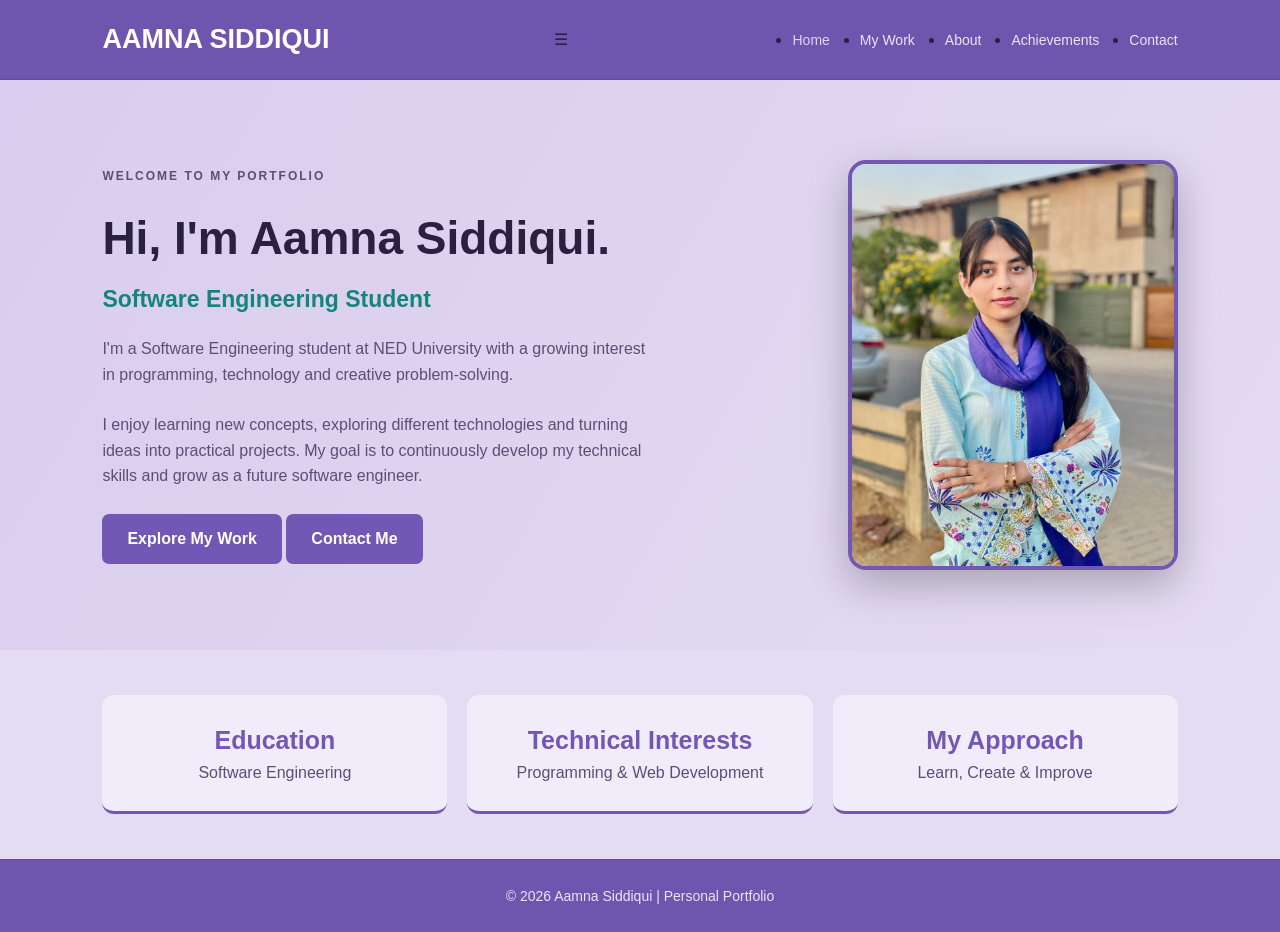
<file: index.html>
<!DOCTYPE html>
<html lang="en">
<head>
  <meta charset="UTF-8">
  <meta name="viewport" content="width=device-width, initial-scale=1">
  <title>Home | Aamna Siddiqui</title>
  <link rel="stylesheet" href="style.css">
</head>
<body>

<header>
  <nav>
    <a class="logo" href="index.html">AAMNA SIDDIQUI</a>
    <input type="checkbox" id="menu-toggle">
    <label for="menu-toggle" class="burger">&#9776;</label>

    <ul class="menu">
      <li><a class="active" href="index.html">Home</a></li>
      <li><a href="work.html">My Work</a></li>
      <li><a href="about.html">About</a></li>
      <li><a href="achievements.html">Achievements</a></li>
      <li><a href="contact.html">Contact</a></li>
    </ul>
  </nav>
</header>

<main>

  <section class="home-hero">

    <div class="home-text">
      <p class="eyebrow">WELCOME TO MY PORTFOLIO</p>

      <h1>Hi, I'm Aamna Siddiqui.</h1>

      <h2>Software Engineering Student</h2>

      <p>
        I'm a Software Engineering student at NED University
        with a growing interest in programming, technology
        and creative problem-solving.
      </p>

      <p>
        I enjoy learning new concepts, exploring different
        technologies and turning ideas into practical projects.
        My goal is to continuously develop my technical skills
        and grow as a future software engineer.
      </p>

      <a href="work.html" class="btn">Explore My Work</a>
      <a href="contact.html" class="btn alt">Contact Me</a>
    </div>

    <div class="home-photo">
      <img src="images/MYPIC.jpeg"
           alt="Aamna Siddiqui profile picture">
    </div>

  </section>

  <section class="highlights">

    <div class="highlight">
      <h3>Education</h3>
      <p>Software Engineering</p>
    </div>

    <div class="highlight">
      <h3>Technical Interests</h3>
      <p>Programming & Web Development</p>
    </div>

    <div class="highlight">
      <h3>My Approach</h3>
      <p>Learn, Create & Improve</p>
    </div>

  </section>

</main>

<footer>
  <p>&copy; 2026 Aamna Siddiqui | Personal Portfolio</p>
</footer>

</body>
</html>
</file>
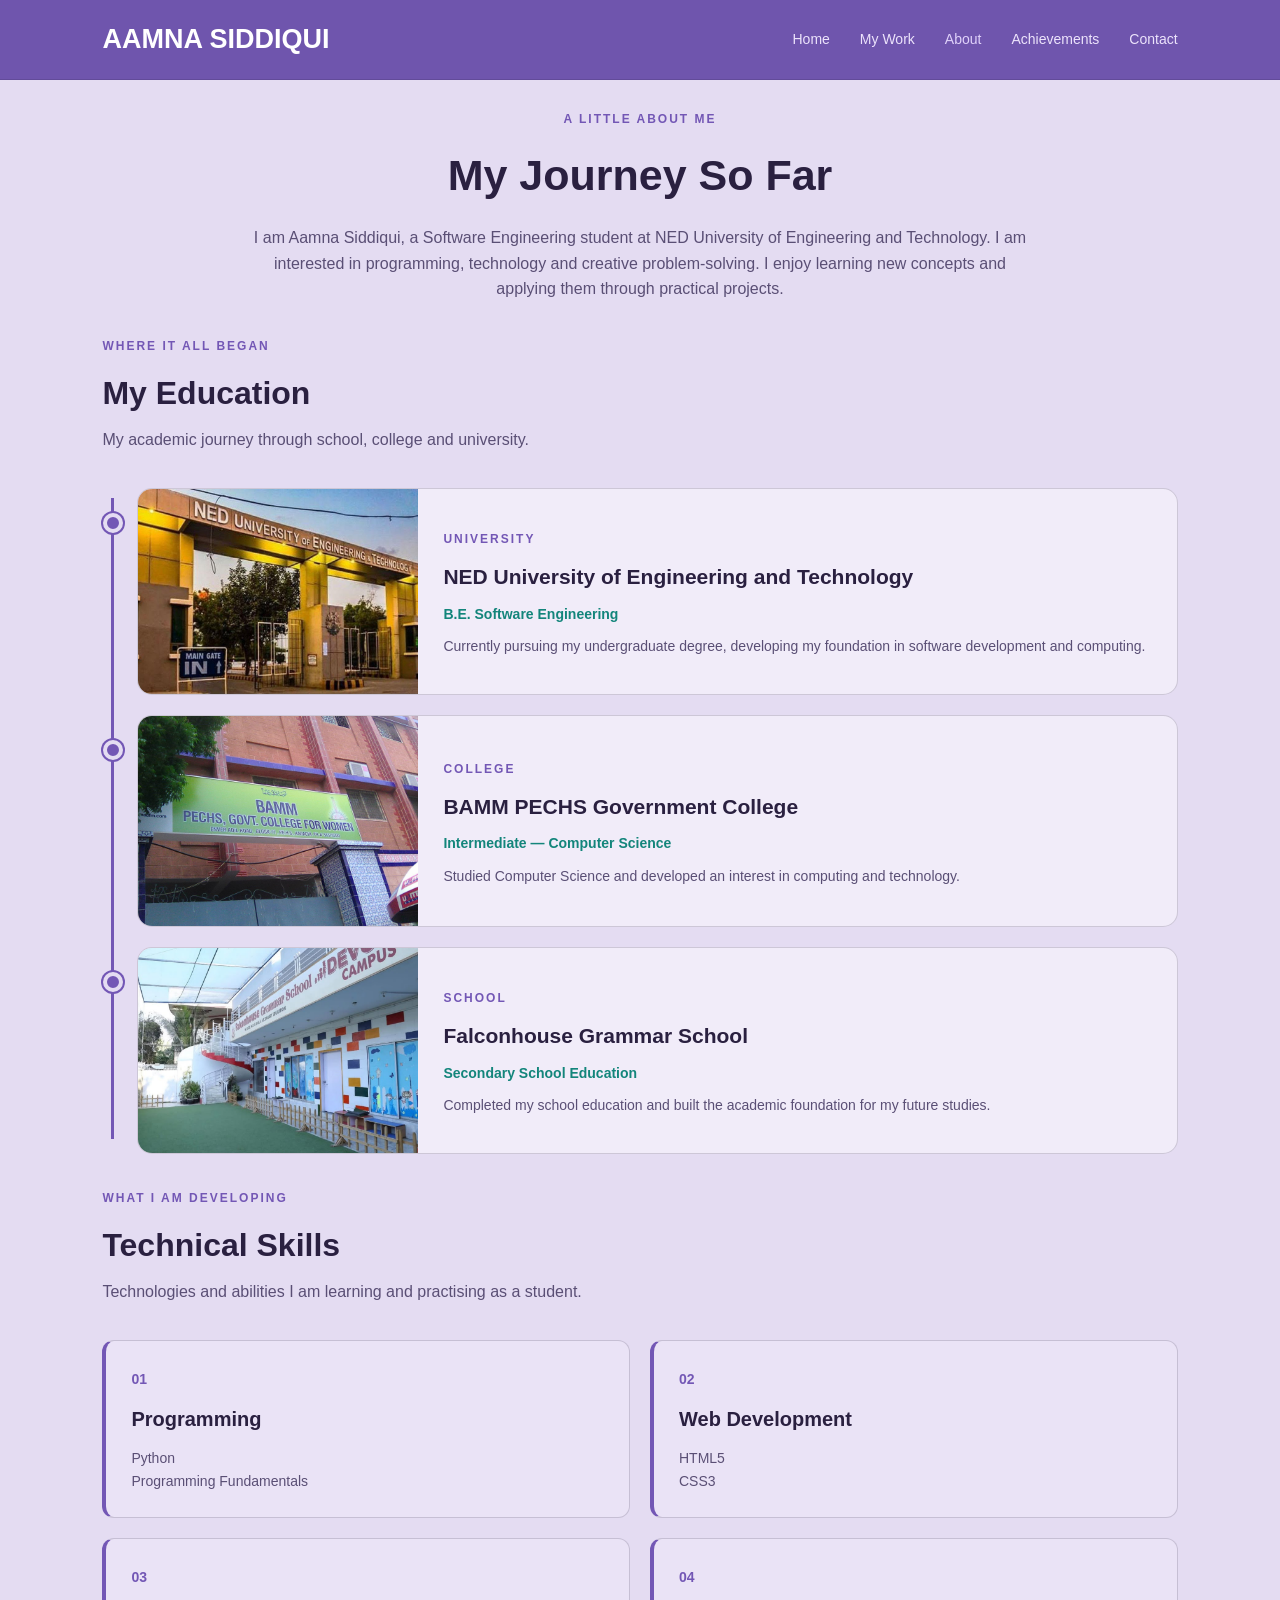
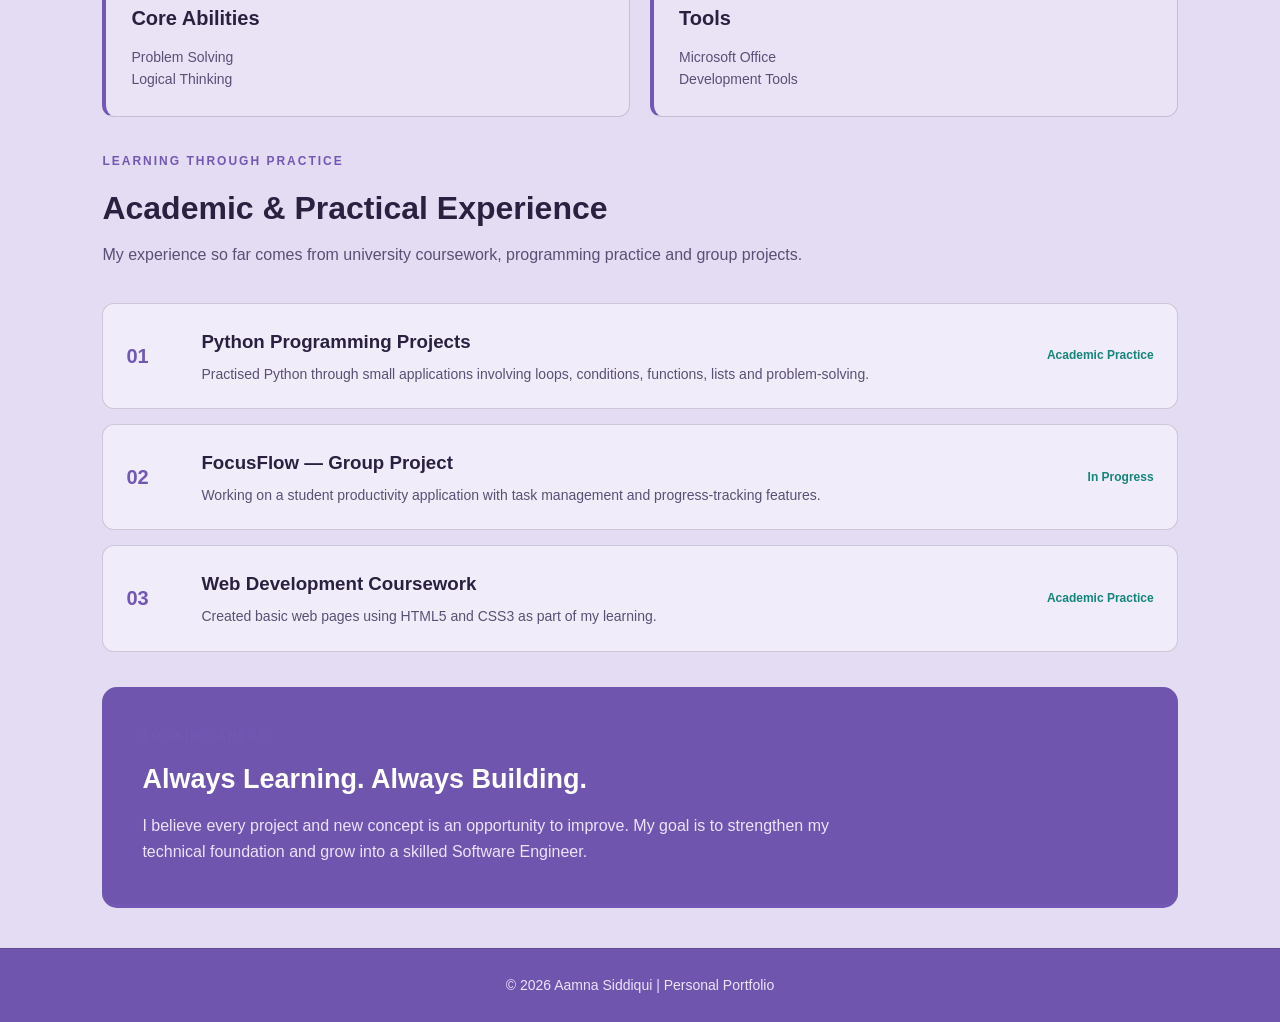
<file: about.html>
<!DOCTYPE html>
<html lang="en">
<head>
    <meta charset="UTF-8">
    <meta name="viewport" content="width=device-width, initial-scale=1.0">
    <title>About Me | Aamna Siddiqui</title>
    <link rel="stylesheet" href="style.css">
</head>

<body>

<header>
    <nav>
        <a href="index.html" class="logo">AAMNA SIDDIQUI</a>

        <div class="menu">
            <a href="index.html">Home</a>
            <a href="work.html">My Work</a>
            <a href="about.html" class="active">About</a>
            <a href="achievements.html">Achievements</a>
            <a href="contact.html">Contact</a>
        </div>
    </nav>
</header>

<main class="about-page">

    <!-- INTRODUCTION -->

    <section class="about-intro">
        <p class="eyebrow">A LITTLE ABOUT ME</p>
        <h1>My Journey So Far</h1>
        <p>
            I am Aamna Siddiqui, a Software Engineering student
            at NED University of Engineering and Technology.
            I am interested in programming, technology and
            creative problem-solving. I enjoy learning new
            concepts and applying them through practical projects.
        </p>
    </section>


    <!-- EDUCATION -->

    <section class="about-education">

        <div class="about-section-heading">
            <p class="eyebrow">WHERE IT ALL BEGAN</p>
            <h2>My Education</h2>
            <p>My academic journey through school, college and university.</p>
        </div>

        <div class="education-timeline">

            <div class="timeline-item">
                <div class="timeline-dot"></div>

                <div class="timeline-content">
                    <div class="timeline-image">
                        <img src="images/NED.jpeg"
                             alt="NED University">
                    </div>

                    <div class="timeline-details">
                        <span class="education-label">UNIVERSITY</span>
                        <h3>NED University of Engineering
                            and Technology</h3>
                        <p class="degree">B.E. Software Engineering</p>
                        <p>
                            Currently pursuing my undergraduate
                            degree, developing my foundation in
                            software development and computing.
                        </p>
                    </div>
                </div>
            </div>


            <div class="timeline-item">
                <div class="timeline-dot"></div>

                <div class="timeline-content">
                    <div class="timeline-image">
                        <img src="images/pechs.jpeg"
                             alt="BAMM PECHS Government College">
                    </div>

                    <div class="timeline-details">
                        <span class="education-label">COLLEGE</span>
                        <h3>BAMM PECHS Government College</h3>
                        <p class="degree">
                            Intermediate — Computer Science
                        </p>
                        <p>
                            Studied Computer Science and developed
                            an interest in computing and technology.
                        </p>
                    </div>
                </div>
            </div>


            <div class="timeline-item">
                <div class="timeline-dot"></div>

                <div class="timeline-content">
                    <div class="timeline-image">
                        <img src="images/FGS.jpeg"
                             alt="Falconhouse Grammar School">
                    </div>

                    <div class="timeline-details">
                        <span class="education-label">SCHOOL</span>
                        <h3>Falconhouse Grammar School</h3>
                        <p class="degree">
                            Secondary School Education
                        </p>
                        <p>
                            Completed my school education and
                            built the academic foundation for
                            my future studies.
                        </p>
                    </div>
                </div>
            </div>

        </div>
    </section>


    <!-- SKILLS -->

    <section class="about-skills">

        <div class="about-section-heading">
            <p class="eyebrow">WHAT I AM DEVELOPING</p>
            <h2>Technical Skills</h2>
            <p>
                Technologies and abilities I am learning
                and practising as a student.
            </p>
        </div>

        <div class="skills-layout">

            <div class="skill-feature">
                <span class="skill-icon">01</span>
                <h3>Programming</h3>
                <p>Python</p>
                <p>Programming Fundamentals</p>
            </div>

            <div class="skill-feature">
                <span class="skill-icon">02</span>
                <h3>Web Development</h3>
                <p>HTML5</p>
                <p>CSS3</p>
            </div>

            <div class="skill-feature">
                <span class="skill-icon">03</span>
                <h3>Core Abilities</h3>
                <p>Problem Solving</p>
                <p>Logical Thinking</p>
            </div>

            <div class="skill-feature">
                <span class="skill-icon">04</span>
                <h3>Tools</h3>
                <p>Microsoft Office</p>
                <p>Development Tools</p>
            </div>

        </div>
    </section>


    <!-- EXPERIENCE -->

    <section class="about-experience">

        <div class="about-section-heading">
            <p class="eyebrow">LEARNING THROUGH PRACTICE</p>
            <h2>Academic & Practical Experience</h2>
            <p>
                My experience so far comes from university
                coursework, programming practice and group projects.
            </p>
        </div>

        <div class="experience-list">

            <div class="experience-item">
                <span class="experience-number">01</span>
                <div>
                    <h3>Python Programming Projects</h3>
                    <p>
                        Practised Python through small applications
                        involving loops, conditions, functions,
                        lists and problem-solving.
                    </p>
                </div>
                <span class="experience-type">Academic Practice</span>
            </div>

            <div class="experience-item">
                <span class="experience-number">02</span>
                <div>
                    <h3>FocusFlow — Group Project</h3>
                    <p>
                        Working on a student productivity application
                        with task management and progress-tracking
                        features.
                    </p>
                </div>
                <span class="experience-type">In Progress</span>
            </div>

            <div class="experience-item">
                <span class="experience-number">03</span>
                <div>
                    <h3>Web Development Coursework</h3>
                    <p>
                        Created basic web pages using HTML5
                        and CSS3 as part of my learning.
                    </p>
                </div>
                <span class="experience-type">Academic Practice</span>
            </div>

        </div>
    </section>


    <!-- CLOSING -->

    <section class="about-closing">
        <p class="eyebrow">LOOKING AHEAD</p>
        <h2>Always Learning. Always Building.</h2>
        <p>
            I believe every project and new concept is an
            opportunity to improve. My goal is to strengthen
            my technical foundation and grow into a skilled
            Software Engineer.
        </p>
    </section>

</main>

<footer>
    <p>© 2026 Aamna Siddiqui | Personal Portfolio</p>
</footer>

</body>
</html>
</file>
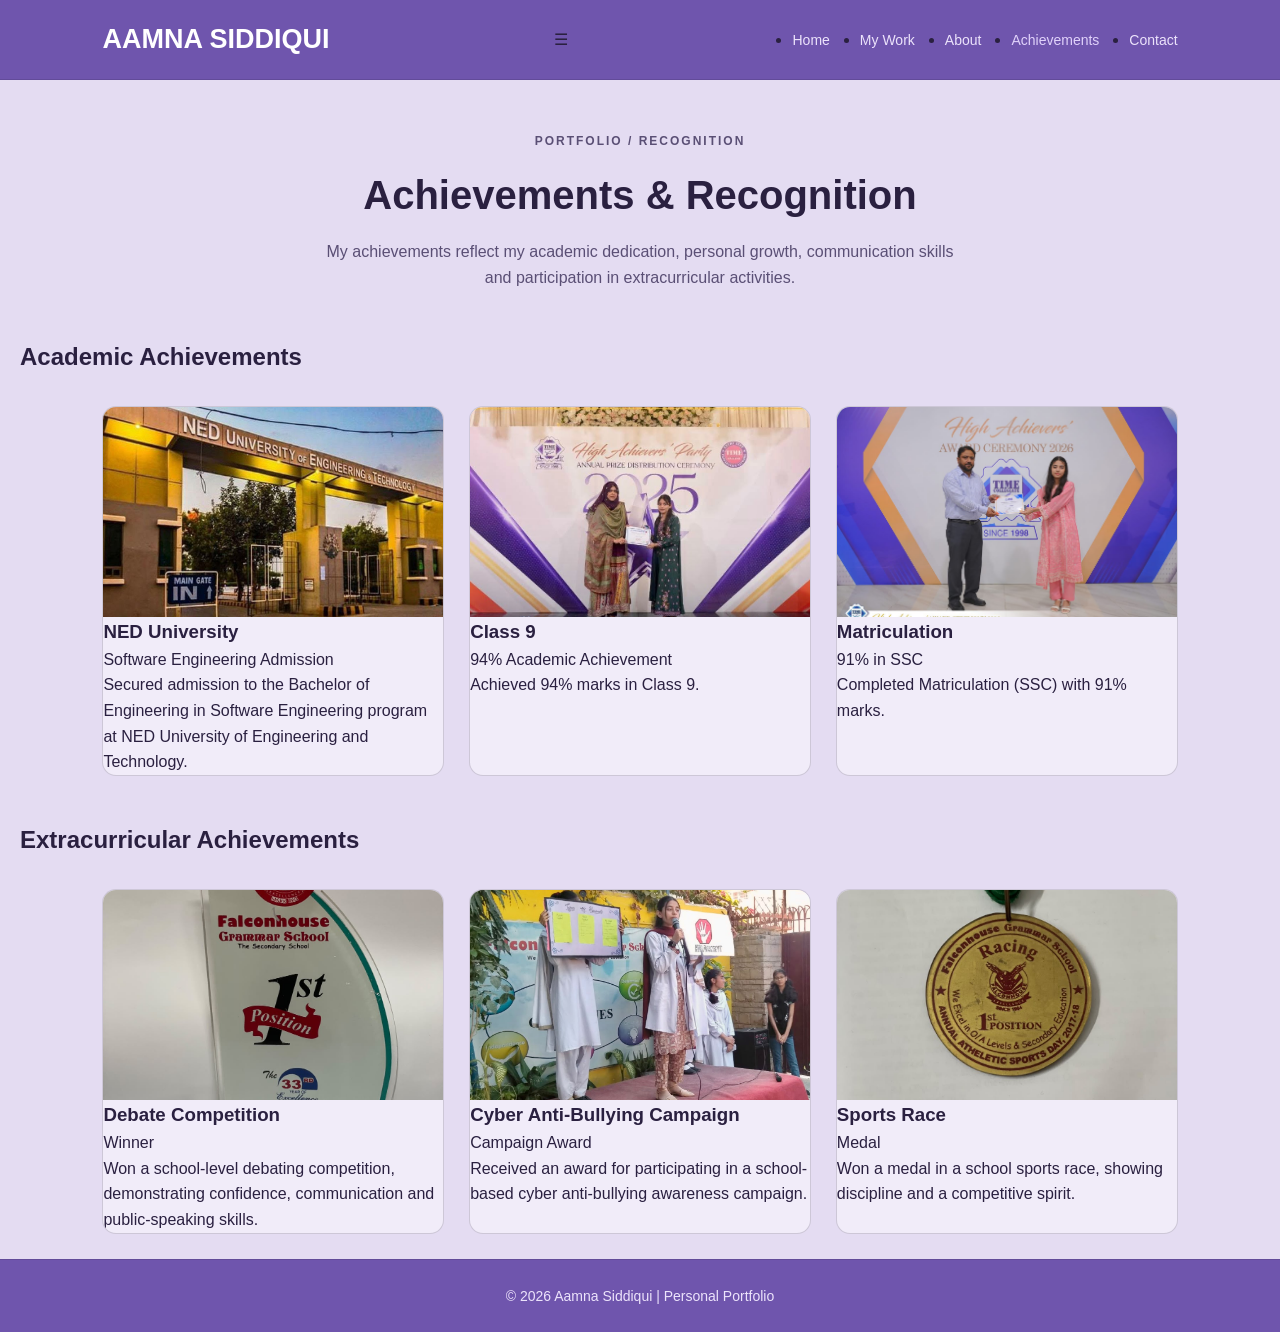
<file: achievements.html>
<!DOCTYPE html>
<html lang="en">
<head>
  <meta charset="UTF-8">
  <meta name="viewport" content="width=device-width, initial-scale=1">
  <title>Achievements | Aamna Siddiqui</title>
  <link rel="stylesheet" href="style.css">
</head>
<body>

<header>
  <nav>
    <a class="logo" href="index.html">AAMNA SIDDIQUI</a>
    <input type="checkbox" id="menu-toggle">
    <label for="menu-toggle" class="burger">&#9776;</label>

    <ul class="menu">
      <li><a href="index.html">Home</a></li>
      <li><a href="work.html">My Work</a></li>
      <li><a href="about.html">About</a></li>
      <li><a class="active" href="achievements.html">Achievements</a></li>
      <li><a href="contact.html">Contact</a></li>
    </ul>
  </nav>
</header>

<main>

  <section class="page-intro">
    <p class="eyebrow">PORTFOLIO / RECOGNITION</p>
    <h1>Achievements & Recognition</h1>
    <p>
      My achievements reflect my academic dedication,
      personal growth, communication skills and
      participation in extracurricular activities.
    </p>
  </section>

  <h2 class="ach-heading">Academic Achievements</h2>

  <section class="ach-grid">

    <article class="ach-card">
      <img src="images/NED.jpeg" alt="NED University">
      <h3>NED University</h3>
      <p class="sub">Software Engineering Admission</p>
      <p>Secured admission to the Bachelor of Engineering in Software Engineering program at NED University of Engineering and Technology.</p>
    </article>

    <article class="ach-card">
      <img src="images/GCERTI.jpeg" alt="Class 9 result">
      <h3>Class 9</h3>
      <p class="sub">94% Academic Achievement</p>
      <p>Achieved 94% marks in Class 9.</p>
    </article>

    <article class="ach-card">
      <img src="images/MATRIC.jpeg" alt="Matriculation result">
      <h3>Matriculation</h3>
      <p class="sub">91% in SSC</p>
      <p>Completed Matriculation (SSC) with 91% marks.</p>
    </article>

  

  </section>

  <h2 class="ach-heading">Extracurricular Achievements</h2>

  <section class="ach-grid">

    <article class="ach-card">
      <img src="images/DEBATE.jpeg" alt="Debate competition">
      <h3>Debate Competition</h3>
      <p class="sub">Winner</p>
      <p>Won a school-level debating competition, demonstrating confidence, communication and public-speaking skills.</p>
    </article>

    <article class="ach-card">
      <img src="images/CYBER.jpeg" alt="Cyber anti-bullying campaign">
      <h3>Cyber Anti-Bullying Campaign</h3>
      <p class="sub">Campaign Award</p>
      <p>Received an award for participating in a school-based cyber anti-bullying awareness campaign.</p>
    </article>

    <article class="ach-card">
      <img src="images/nmed.jpeg" alt="Sports race medal">
      <h3>Sports Race</h3>
      <p class="sub">Medal</p>
      <p>Won a medal in a school sports race, showing discipline and a competitive spirit.</p>
    </article>

  </section>

</main>

<footer>
  <p>&copy; 2026 Aamna Siddiqui | Personal Portfolio</p>
</footer>

</body>
</html>
</file>
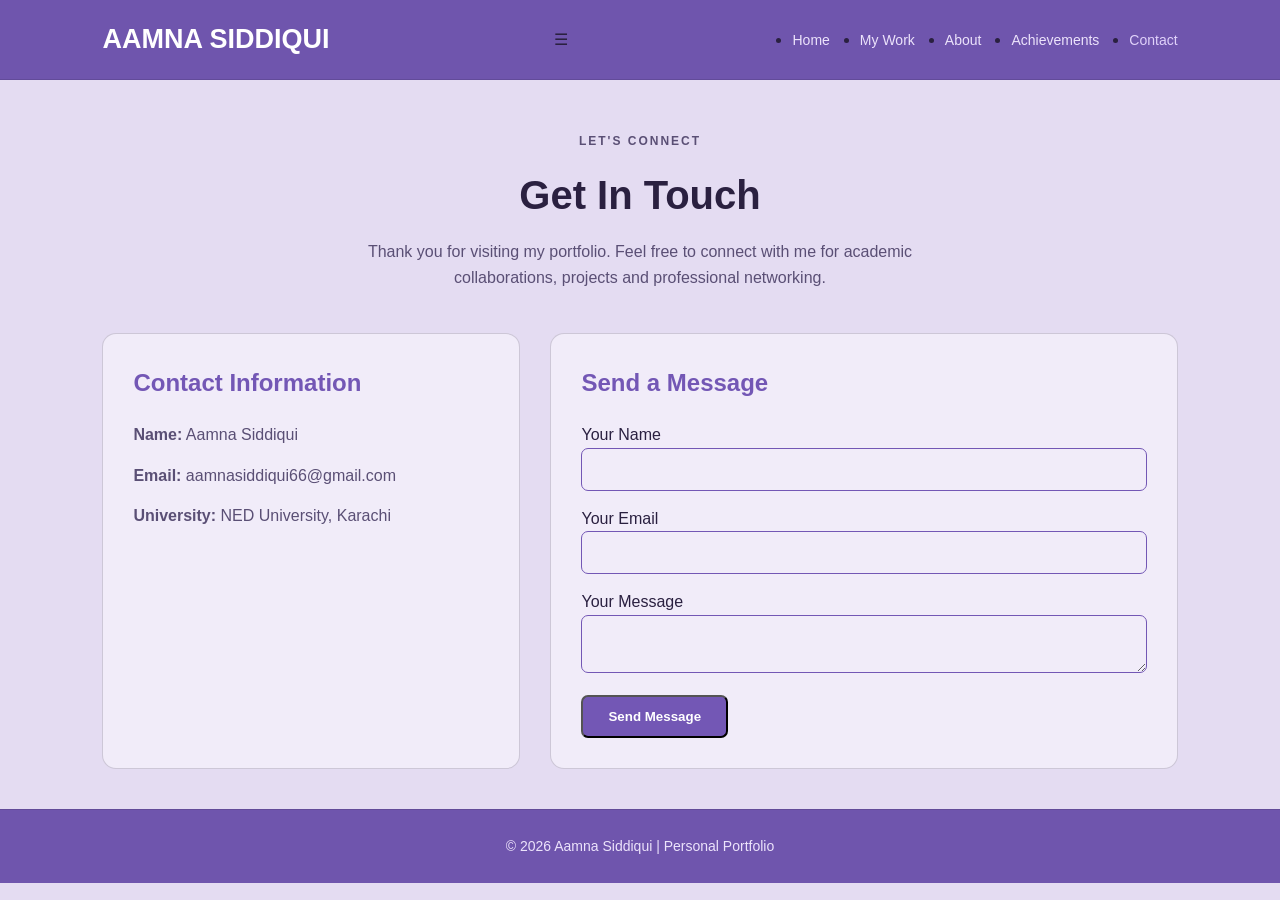
<file: contact.html>
<!DOCTYPE html>
<html lang="en">
<head>
  <meta charset="UTF-8">
  <meta name="viewport" content="width=device-width, initial-scale=1">
  <title>Contact | Aamna Siddiqui</title>
  <link rel="stylesheet" href="style.css">
</head>
<body>

<header>
  <nav>
    <a class="logo" href="index.html">AAMNA SIDDIQUI</a>
    <input type="checkbox" id="menu-toggle">
    <label for="menu-toggle" class="burger">&#9776;</label>

    <ul class="menu">
      <li><a href="index.html">Home</a></li>
      <li><a href="work.html">My Work</a></li>
      <li><a href="about.html">About</a></li>
      <li><a href="achievements.html">Achievements</a></li>
      <li><a class="active" href="contact.html">Contact</a></li>
    </ul>
  </nav>
</header>

<main>

  <section class="page-intro">
    <p class="eyebrow">LET'S CONNECT</p>
    <h1>Get In Touch</h1>
    <p>
      Thank you for visiting my portfolio.
      Feel free to connect with me for academic
      collaborations, projects and professional networking.
    </p>
  </section>

  <section class="contact-grid">

    <div class="contact-box">
      <h2>Contact Information</h2>

      <p><strong>Name:</strong> Aamna Siddiqui</p>

      <p><strong>Email:</strong>
        <a href="mailto:aamnasiddiqui66@gmail.com">
          aamnasiddiqui66@gmail.com
        </a>
      </p>

      <p><strong>University:</strong>
        NED University, Karachi
      </p>

      

      

    </div>

    <div class="contact-box">
      <h2>Send a Message</h2>

      <form action="mailto:YOUR_EMAIL@example.com"
            method="post"
            enctype="text/plain">

        <label for="name">Your Name</label>
        <input type="text" id="name" name="Name" required>

        <label for="email">Your Email</label>
        <input type="email" id="email" name="Email" required>

        <label for="message">Your Message</label>
        <textarea id="message" name="Message" required></textarea>

        <button type="submit" class="btn">
          Send Message
        </button>

      </form>
    </div>

  </section>

</main>

<footer>
  <p>&copy; 2026 Aamna Siddiqui | Personal Portfolio</p>
</footer>

</body>
</html>
</file>
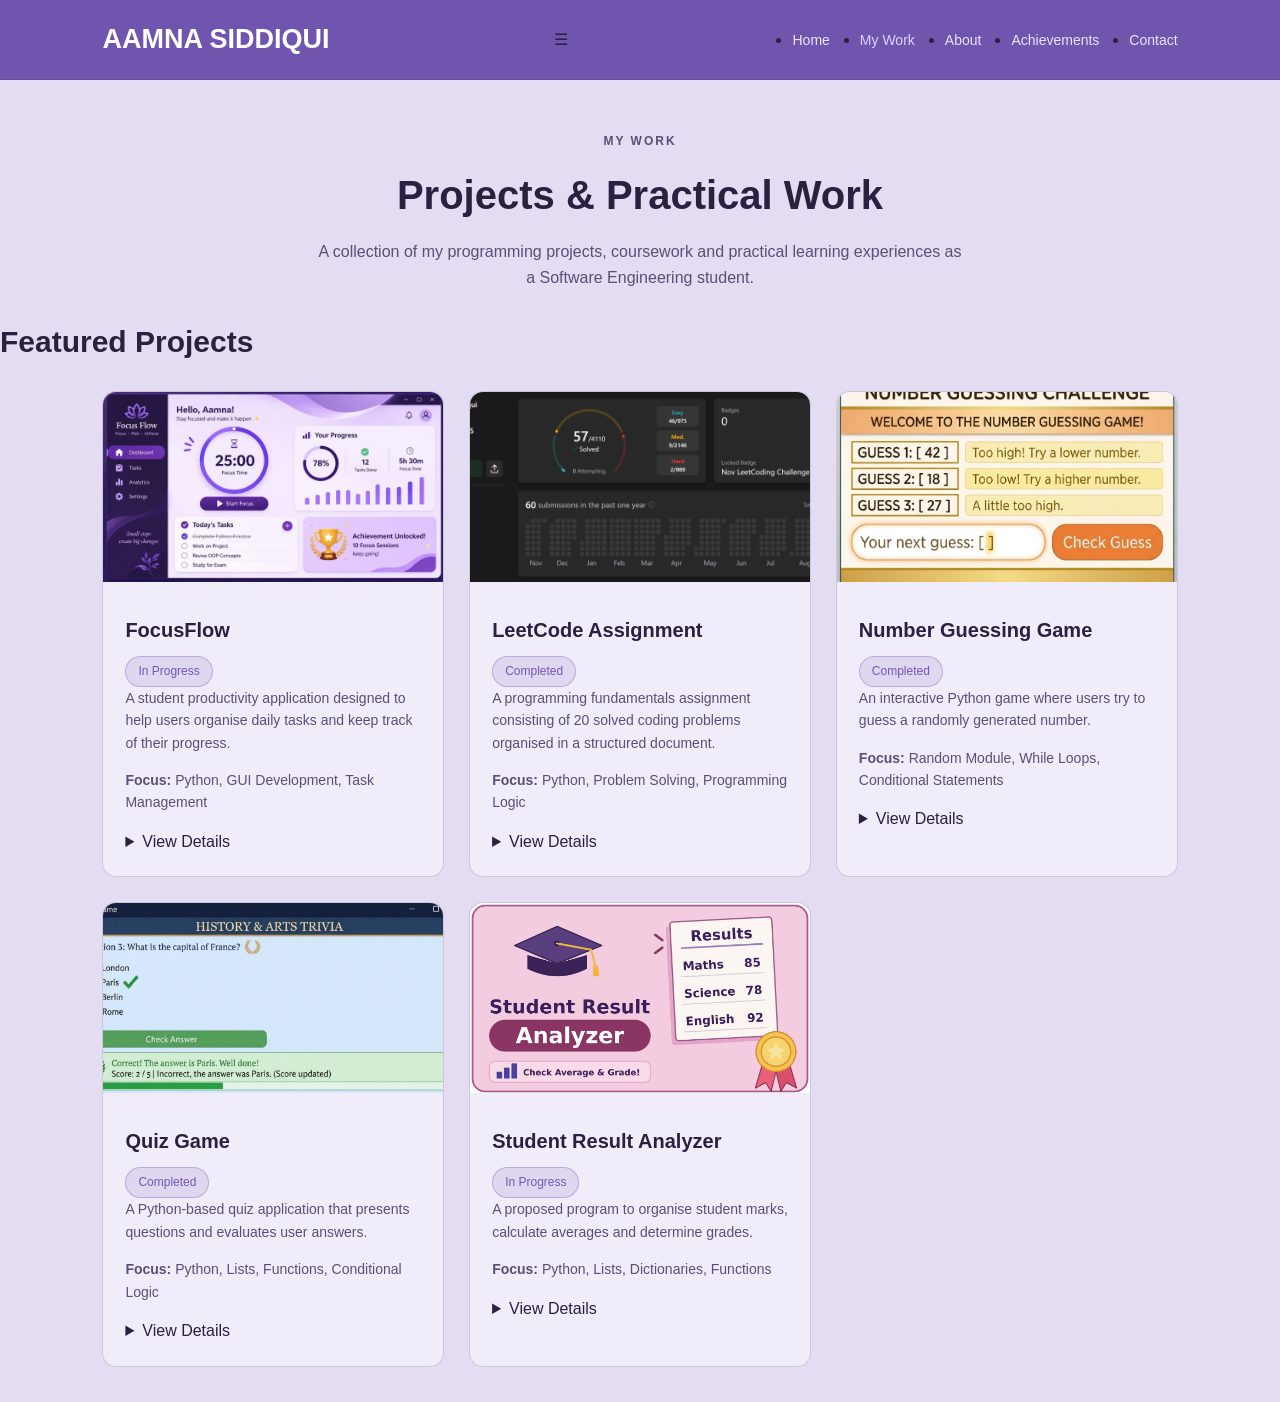
<file: work.html>
<!DOCTYPE html>
<html lang="en">
<head>
  <meta charset="UTF-8">
  <meta name="viewport" content="width=device-width, initial-scale=1">
  <title>My Work | Aamna Siddiqui</title>
  <link rel="stylesheet" href="style.css">
</head>
<body>

<header>
  <nav>
    <a class="logo" href="index.html">AAMNA SIDDIQUI</a>
    <input type="checkbox" id="menu-toggle">
    <label for="menu-toggle" class="burger">&#9776;</label>

    <ul class="menu">
      <li><a href="index.html">Home</a></li>
      <li><a class="active" href="work.html">My Work</a></li>
      <li><a href="about.html">About</a></li>
      <li><a href="achievements.html">Achievements</a></li>
      <li><a href="contact.html">Contact</a></li>
    </ul>
  </nav>
</header>

<main>

    <section class="page-intro">
        <p class="eyebrow">MY WORK</p>
        <h1>Projects & Practical Work</h1>
        <p>
            A collection of my programming projects, coursework
            and practical learning experiences as a Software
            Engineering student.
        </p>
    </section>

    <section class="featured-section">

        <h2 class="section-title">Featured Projects</h2>

        <div class="project-grid">

            <!-- Project 1 -->
            <div class="project-card">
                <img src="images/FOCUSFLOW.jpeg" alt="FocusFlow Project">

                <div class="project-info">
                    <div class="project-topline">
                        <h3>FocusFlow</h3>
                        <span class="status progress">In Progress</span>
                    </div>

                    <p>
                        A student productivity application designed
                        to help users organise daily tasks and keep
                        track of their progress.
                    </p>

                    <p class="project-focus">
                        <strong>Focus:</strong> Python, GUI Development,
                        Task Management
                    </p>

                    <details class="more">
                        <summary>View Details</summary>
                        <p class="detail-text">
                            This is a group project currently under
                            development. It includes a task list,
                            progress view and the ability to delete
                            tasks. More features are being developed.
                        </p>
                    </details>
                </div>
            </div>

            <!-- Project 2 -->
            <div class="project-card">
                <img src="images/leetcode.png" alt="LeetCode Assignment">

                <div class="project-info">
                    <div class="project-topline">
                        <h3>LeetCode Assignment</h3>
                        <span class="status completed">Completed</span>
                    </div>

                    <p>
                        A programming fundamentals assignment
                        consisting of 20 solved coding problems
                        organised in a structured document.
                    </p>

                    <p class="project-focus">
                        <strong>Focus:</strong> Python, Problem Solving,
                        Programming Logic
                    </p>

                    <details class="more">
                        <summary>View Details</summary>
                        <p class="detail-text">
                            Completed a collection of 20 programming
                            problems presented in an organised
                            20-page document, demonstrating
                            understanding of fundamental Python concepts.
                        </p>
                    </details>
                </div>
            </div>

            <!-- Project 3 -->
            <div class="project-card">
                <img src="images/noguess.jpeg" alt="Number Guessing Game">

                <div class="project-info">
                    <div class="project-topline">
                        <h3>Number Guessing Game</h3>
                        <span class="status completed">Completed</span>
                    </div>

                    <p>
                        An interactive Python game where users
                        try to guess a randomly generated number.
                    </p>

                    <p class="project-focus">
                        <strong>Focus:</strong> Random Module,
                        While Loops, Conditional Statements
                    </p>

                    <details class="more">
                        <summary>View Details</summary>
                        <p class="detail-text">
                            The program generates a random number
                            and allows the user to make guesses.
                            It uses conditions and an attempts
                            counter to manage the game.
                        </p>
                    </details>
                </div>
            </div>

            <!-- Project 4 -->
            <div class="project-card">
                <img src="images/quiz.jpeg" alt="Quiz Game">

                <div class="project-info">
                    <div class="project-topline">
                        <h3>Quiz Game</h3>
                        <span class="status completed">Completed</span>
                    </div>

                    <p>
                        A Python-based quiz application that
                        presents questions and evaluates user answers.
                    </p>

                    <p class="project-focus">
                        <strong>Focus:</strong> Python, Lists,
                        Functions, Conditional Logic
                    </p>

                    <details class="more">
                        <summary>View Details</summary>
                        <p class="detail-text">
                            The project uses programming fundamentals
                            to display quiz questions, check answers
                            and calculate the user's final score.
                        </p>
                    </details>
                </div>
            </div>

            <!-- Project 5 -->
            <div class="project-card">
                <img src="images/rana.jpeg" alt="Student Result Analyzer">

                <div class="project-info">
                    <div class="project-topline">
                        <h3>Student Result Analyzer</h3>
                        <span class="status progress">In Progress</span>
                    </div>

                    <p>
                        A proposed program to organise student marks,
                        calculate averages and determine grades.
                    </p>

                    <p class="project-focus">
                        <strong>Focus:</strong> Python, Lists,
                        Dictionaries, Functions
                    </p>

                    <details class="more">
                        <summary>View Details</summary>
                        <p class="detail-text">
                            This is a planned practice project
                            intended to strengthen my understanding
                            of data organisation and result calculations.
                        </p>
                    </details>
                </div>
            </div>

            

        </div>
    </section>

</main>
</file>
<file: style.css>
/* =================================
   ROYAL MIDNIGHT BLUE + EMERALD THEME
================================= */

:root {
  --bg:#e4dcf2; --card:#f1ecf9; --text:#2a2040; --soft:#5a4f75;
  --border:rgba(42,32,64,.18);
  --deep:#6f55ad; --on-deep:#fff; --on-deep-soft:#ece3fb; --navy:#eae3f6;
  --blue:#7357b5; --lime:#7357b5; --emerald:#7357b5; --green:#13857b;
  --glow:#e0d2fa; --hero-a:#d8cdee;
  --tint:rgba(115,87,181,.14); --tint-border:rgba(115,87,181,.34);
}
/* =================================
   GENERAL STYLING
================================= */

* {
    margin: 0;
    padding: 0;
    box-sizing: border-box;
}

html {
    scroll-behavior: smooth;
}

body {
    font-family: Arial, sans-serif;
    background: var(--bg);
    color: var(--text);
    line-height: 1.6;
}

a {
    text-decoration: none;
    color: inherit;
}

img {
    max-width: 100%;
}

.eyebrow {
    color: var(--lime);
    font-size: 12px;
    font-weight: bold;
    letter-spacing: 2px;
    margin-bottom: 12px;
}

.section-title {
    color: var(--text);
    font-size: 30px;
    margin-bottom: 10px;            /* GAP KAM: pehle 25px */
}

.page-intro {
    text-align: center;
    padding: 40px 8% 15px;          /* GAP KAM: pehle 55px 8% 35px */
}

.page-intro h1 {
    font-size: 40px;
    color: var(--text);
}

.page-intro p {
    color: var(--soft);
    max-width: 650px;
    margin: 12px auto;
}


/* =================================
   NAVIGATION BAR
================================= */

header {
    background: var(--deep);
    padding: 18px 8%;
    border-bottom: 1px solid var(--border);
}

nav {
    display: flex;
    justify-content: space-between;
    align-items: center;
    gap: 20px;
}

.logo {
    color: var(--lime);
    font-size: 27px;
    font-weight: bold;
}

.menu {
    display: flex;
    align-items: center;
    gap: 30px;
}

.menu a {
    color: var(--soft);
    font-size: 14px;
    transition: 0.3s;
}

.menu a:hover,
.menu a.active {
    color: var(--lime);
}


/* =================================
   BUTTONS
================================= */

.btn {
    display: inline-block;
    background: var(--emerald);
    color: white;
    padding: 12px 25px;
    border-radius: 7px;
    font-weight: bold;
    transition: 0.3s;
}

.btn:hover {
    background: var(--green);
    color: var(--deep);
    transform: translateY(-3px);
}


/* =================================
   HOME PAGE
================================= */

.home-hero {
    min-height: 570px;
    padding: 65px 8%;
    display: flex;
    align-items: center;
    justify-content: space-between;
    gap: 50px;
    background: linear-gradient(
        120deg,
        var(--deep),
        var(--bg)
    );
}

.home-text {
    flex: 1;
}

.home-text h1 {
    font-size: 46px;
    line-height: 1.2;
    margin-bottom: 15px;
}

.home-text h1 span {
    color: var(--lime);
}

.home-text h2 {
    color: var(--green);
    font-size: 23px;
    margin-bottom: 18px;
}

.home-text p {
    color: var(--soft);
    max-width: 550px;
    margin-bottom: 25px;
}

.home-photo {
    width: 330px;
    height: 410px;
    flex-shrink: 0;
    border: 4px solid var(--emerald);
    border-radius: 18px;
    overflow: hidden;
    box-shadow: 0 15px 40px rgba(0,0,0,0.25);
}

.home-photo img {
    width: 100%;
    height: 100%;
    object-fit: cover;
}

.highlights {
    display: grid;
    grid-template-columns: repeat(3, 1fr);
    gap: 20px;
    padding: 45px 8%;
}

.highlight {
    background: var(--card);
    padding: 25px;
    border-radius: 12px;
    border-bottom: 3px solid var(--emerald);
    text-align: center;
}

.highlight h3 {
    color: var(--lime);
    font-size: 25px;
}

.highlight p {
    color: var(--soft);
}


/* =================================
   MY WORK PAGE
================================= */

.project-grid {
    display: grid;
    grid-template-columns: repeat(3, 1fr);
    gap: 25px;
    padding: 15px 8% 35px;          /* GAP KAM: pehle 25px 8% 65px */
}

.project-card {
    background: var(--card);
    border: 1px solid var(--border);
    border-radius: 14px;
    overflow: hidden;
    transition: 0.3s;
}

.project-card:hover {
    transform: translateY(-7px);
    border-color: var(--green);
    box-shadow: 0 12px 30px rgba(0,0,0,0.2);
}

.project-card img {
    width: 100%;
    height: 190px;
    object-fit: cover;
    display: block;
}

.project-info {
    padding: 22px;
}

.project-number {
    color: var(--lime);
    font-size: 13px;
    font-weight: bold;
    letter-spacing: 2px;
}

.project-info h3 {
    color: var(--text);
    margin: 10px 0;
    font-size: 20px;
}

.project-info p {
    color: var(--soft);
    font-size: 14px;
    margin-bottom: 15px;
}

.status {
    display: inline-block;
    color: var(--lime);
    background: rgba(163, 217, 77, 0.12);
    border: 1px solid rgba(163, 217, 77, 0.3);
    border-radius: 20px;
    padding: 5px 12px;
    font-size: 12px;
}


/* =================================
   ABOUT PAGE - INTRODUCTION
================================= */

.about-page {
    padding: 30px 8% 40px;          /* GAP KAM: pehle 45px 8% 70px */
}

.about-intro {
    max-width: 780px;
    margin: 0 auto 35px;            /* GAP KAM: pehle 75px */
    text-align: center;
}

.about-intro h1 {
    font-size: 43px;
    margin-bottom: 15px;
}

.about-intro > p:last-child {
    color: var(--soft);
    font-size: 16px;
}


/* =================================
   ABOUT PAGE - EDUCATION TIMELINE
================================= */

.about-education,
.about-skills,
.about-experience {
    margin-bottom: 35px;            /* GAP KAM: pehle 85px */
}

.about-section-heading {
    margin-bottom: 35px;
}

.about-section-heading h2 {
    font-size: 32px;
    margin-bottom: 8px;
}

.about-section-heading > p:last-child {
    color: var(--soft);
}

.education-timeline {
    position: relative;
    padding-left: 35px;
}

.education-timeline::before {
    content: "";
    position: absolute;
    top: 10px;
    bottom: 15px;
    left: 9px;
    width: 3px;
    background: var(--emerald);
}

.timeline-item {
    position: relative;
    margin-bottom: 20px;            /* GAP KAM: pehle 30px */
}

.timeline-dot {
    position: absolute;
    left: -34px;
    top: 25px;
    width: 20px;
    height: 20px;
    border-radius: 50%;
    background: var(--lime);
    border: 4px solid var(--deep);
    box-shadow: 0 0 0 2px var(--emerald);
}

.timeline-content {
    display: grid;
    grid-template-columns: 280px 1fr;
    background: var(--card);
    border: 1px solid var(--border);
    border-radius: 15px;
    overflow: hidden;
    transition: 0.3s;
}

.timeline-content:hover {
    border-color: var(--green);
    transform: translateX(5px);
}

.timeline-image {
    min-height: 205px;
}

.timeline-image img {
    width: 100%;
    height: 100%;
    min-height: 205px;
    object-fit: cover;
    display: block;
}

.timeline-details {
    padding: 25px;
    align-self: center;
}

.education-label {
    color: var(--lime);
    font-size: 12px;
    letter-spacing: 2px;
    font-weight: bold;
}

.timeline-details h3 {
    font-size: 21px;
    margin: 9px 0;
}

.timeline-details p {
    color: var(--soft);
    font-size: 14px;
}

.timeline-details .degree {
    color: var(--green);
    font-weight: bold;
    margin-bottom: 10px;
}


/* =================================
   ABOUT PAGE - SKILLS
================================= */

.skills-layout {
    display: grid;
    grid-template-columns: repeat(2, 1fr);
    gap: 20px;
}

.skill-feature {
    background: var(--navy);
    border: 1px solid var(--border);
    border-left: 4px solid var(--emerald);
    border-radius: 12px;
    padding: 25px;
    transition: 0.3s;
}

.skill-feature:hover {
    border-left-color: var(--lime);
    transform: translateY(-4px);
}

.skill-icon {
    color: var(--lime);
    font-size: 14px;
    font-weight: bold;
}

.skill-feature h3 {
    margin: 12px 0;
    font-size: 20px;
}

.skill-feature p {
    color: var(--soft);
    font-size: 14px;
}


/* =================================
   ABOUT PAGE - EXPERIENCE
================================= */

.experience-list {
    display: flex;
    flex-direction: column;
    gap: 15px;
}

.experience-item {
    display: grid;
    grid-template-columns: 55px 1fr auto;
    align-items: center;
    gap: 20px;
    padding: 23px;
    background: var(--card);
    border-radius: 12px;
    border: 1px solid var(--border);
}

.experience-number {
    color: var(--lime);
    font-size: 20px;
    font-weight: bold;
}

.experience-item h3 {
    margin-bottom: 6px;
}

.experience-item p {
    color: var(--soft);
    font-size: 14px;
}

.experience-type {
    color: var(--green);
    font-size: 12px;
    font-weight: bold;
    text-align: right;
}


/* =================================
   ABOUT PAGE - CLOSING SECTION
================================= */

.about-closing {
    background: var(--deep);
    padding: 40px;
    border-radius: 15px;
    border-bottom: 4px solid var(--emerald);
}

.about-closing h2 {
    font-size: 27px;
    margin-bottom: 12px;
    color: var(--lime);
}

.about-closing p:last-child {
    color: var(--soft);
    max-width: 750px;
}


/* =================================
   ACHIEVEMENTS PAGE
================================= */

.ach-grid {
    display: grid;
    grid-template-columns: repeat(3, 1fr);
    gap: 25px;
    padding: 10px 8% 25px;          /* GAP KAM: pehle 25px 8% 65px */
}

.ach-card {
    background: var(--card);
    border-radius: 14px;
    overflow: hidden;
    border: 1px solid var(--border);
    transition: 0.3s;
}

.ach-card:hover {
    transform: translateY(-7px);
    border-color: var(--green);
}

.ach-card img {
    width: 100%;
    height: 210px;
    object-fit: cover;
    display: block;
}

.ach-heading {
    padding: 20px;
}

.ach-heading h3 {
    color: var(--text);
    margin-bottom: 8px;
}

.ach-heading p {
    color: var(--soft);
    font-size: 14px;
}


/* =================================
   CONTACT PAGE
================================= */

.contact-grid {
    display: grid;
    grid-template-columns: 0.8fr 1.2fr;
    gap: 30px;
    padding: 15px 8% 40px;          /* GAP KAM: pehle 25px 8% 70px */
}

.contact-box {
    background: var(--card);
    border-radius: 14px;
    padding: 30px;
    border: 1px solid var(--border);
}

.contact-box h2 {
    margin-bottom: 20px;
    color: var(--lime);
}

.contact-box p {
    color: var(--soft);
    margin-bottom: 15px;
}

.contact-box input,
.contact-box textarea {
    width: 100%;
    padding: 13px;
    margin-bottom: 15px;
    border: 1px solid var(--blue);
    background: var(--deep);
    color: var(--text);
    border-radius: 7px;
    font-family: inherit;
}

.contact-box input::placeholder,
.contact-box textarea::placeholder {
    color: var(--soft);
}

.contact-box input:focus,
.contact-box textarea:focus {
    outline: 2px solid var(--green);
}


/* =================================
   FOOTER
================================= */

footer {
    background: var(--deep);
    text-align: center;
    padding: 25px;
    color: var(--soft);
    border-top: 1px solid var(--border);
    font-size: 14px;
}


/* =================================
   RESPONSIVE DESIGN
================================= */

@media (max-width: 850px) {

    .project-grid,
    .ach-grid {
        grid-template-columns: repeat(2, 1fr);
    }

    .home-hero {
        flex-direction: column-reverse;
        text-align: center;
    }

    .home-photo {
        width: 270px;
        height: 330px;
    }

    .home-text p {
        margin-left: auto;
        margin-right: auto;
    }

    .timeline-content {
        grid-template-columns: 220px 1fr;
    }

    .contact-grid {
        grid-template-columns: 1fr;
    }
}


@media (max-width: 650px) {

    header {
        padding: 18px 5%;
    }

    nav {
        flex-direction: column;
    }

    .menu {
        justify-content: center;
        flex-wrap: wrap;
        gap: 14px;
    }

    .menu a {
        font-size: 12px;
    }

    .home-hero {
        padding: 45px 6%;
    }

    .home-text h1 {
        font-size: 34px;
    }

    .highlights {
        grid-template-columns: 1fr;
    }

    .project-grid,
    .ach-grid {
        grid-template-columns: 1fr;
        padding-left: 6%;
        padding-right: 6%;
    }

    .about-page {
        padding: 25px 6%;
    }

    .about-intro h1 {
        font-size: 34px;
    }

    .about-section-heading h2 {
        font-size: 27px;
    }

    .timeline-content {
        grid-template-columns: 1fr;
    }

    .timeline-image,
    .timeline-image img {
        height: 190px;
        min-height: 190px;
    }

    .skills-layout {
        grid-template-columns: 1fr;
    }

    .experience-item {
        grid-template-columns: 40px 1fr;
    }

    .experience-type {
        grid-column: 2;
        text-align: left;
    }

    .about-closing {
        padding: 25px;
    }

    .page-intro h1 {
        font-size: 32px;
    }
}
/* === THEME FIX === */
.logo { color: var(--on-deep); }
.menu a { color: var(--on-deep-soft); }
.menu a:hover, .menu a.active { color: var(--glow); }
.btn:hover { color: #fff; }
.home-hero { background: linear-gradient(120deg, var(--hero-a), var(--bg)); }
.timeline-dot { border-color: var(--bg); }
.status { background: var(--tint); border-color: var(--tint-border); }
.contact-box input, .contact-box textarea { background: var(--card); }
.about-closing h2 { color: var(--on-deep); }
.about-closing p:last-child { color: var(--on-deep-soft); }
footer { color: var(--on-deep-soft); }
/* Desktop par hide */
#menu-toggle,
.menu-icon {
  display: none;
}

/* Sirf mobile par show */
@media (max-width: 768px) {
  .menu-icon {
    display: block;
    cursor: pointer;
    font-size: 28px;
    color: white;
  }
}
</file>
